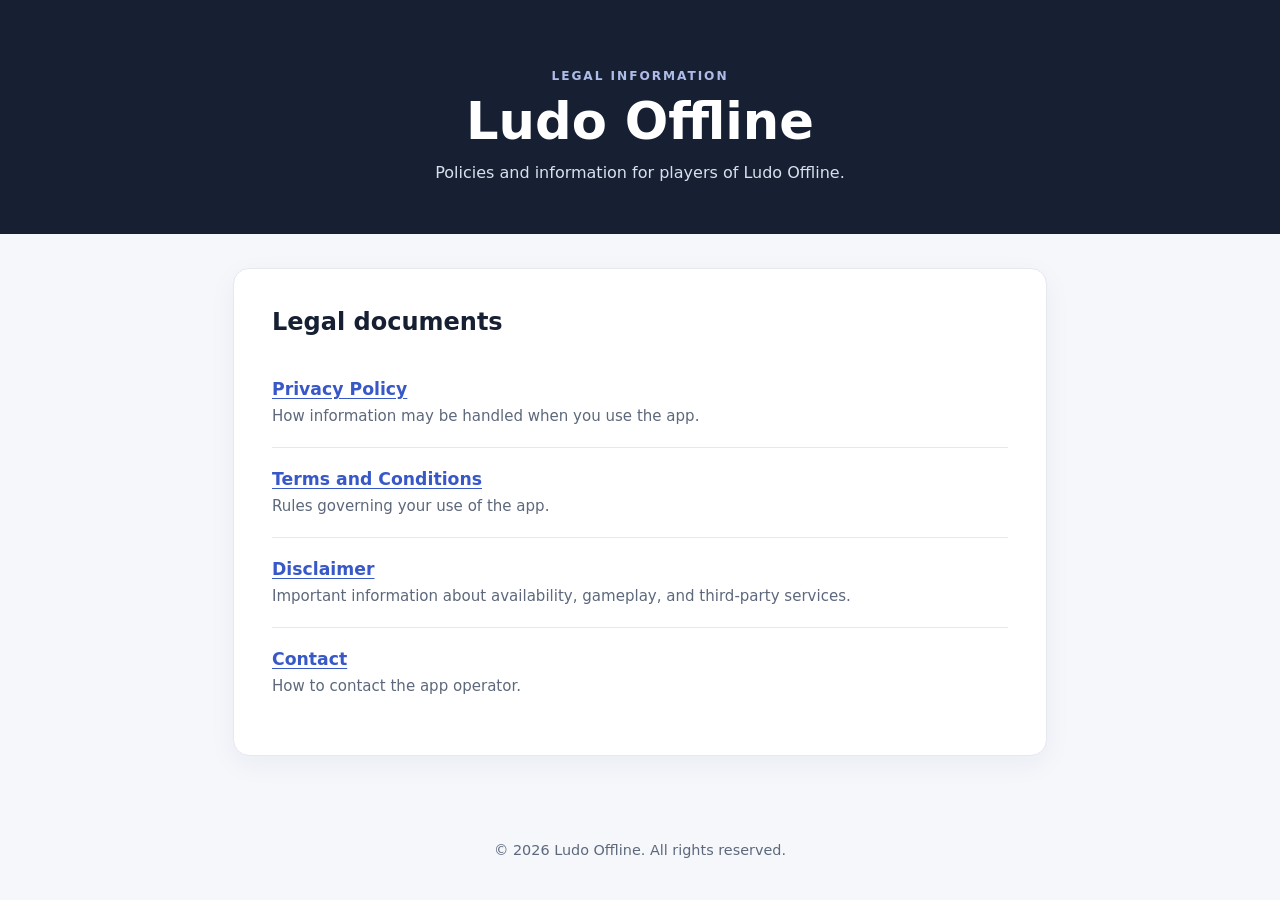
<file: index.html>
<!doctype html>
<html lang="en">
<head>
<meta charset="utf-8">
<meta name="viewport" content="width=device-width, initial-scale=1">
<meta name="description" content="Legal information for Ludo Offline.">
<title>Ludo Offline — Legal</title>
<link rel="stylesheet" href="style.css">
</head>
<body>
<header class="hero">
  <p class="eyebrow">LEGAL INFORMATION</p>
  <h1>Ludo Offline</h1>
  <p>Policies and information for players of Ludo Offline.</p>
</header>
<main>
  <section class="panel">
    <h2>Legal documents</h2>
    <ul class="links">
      <li><a href="privacy-policy.html">Privacy Policy</a><span>How information may be handled when you use the app.</span></li>
      <li><a href="terms-and-conditions.html">Terms and Conditions</a><span>Rules governing your use of the app.</span></li>
      <li><a href="disclaimer.html">Disclaimer</a><span>Important information about availability, gameplay, and third-party services.</span></li>
      <li><a href="contact.html">Contact</a><span>How to contact the app operator.</span></li>
    </ul>
  </section>
</main>
<footer>© 2026 Ludo Offline. All rights reserved.</footer>
</body>
</html>
</file>
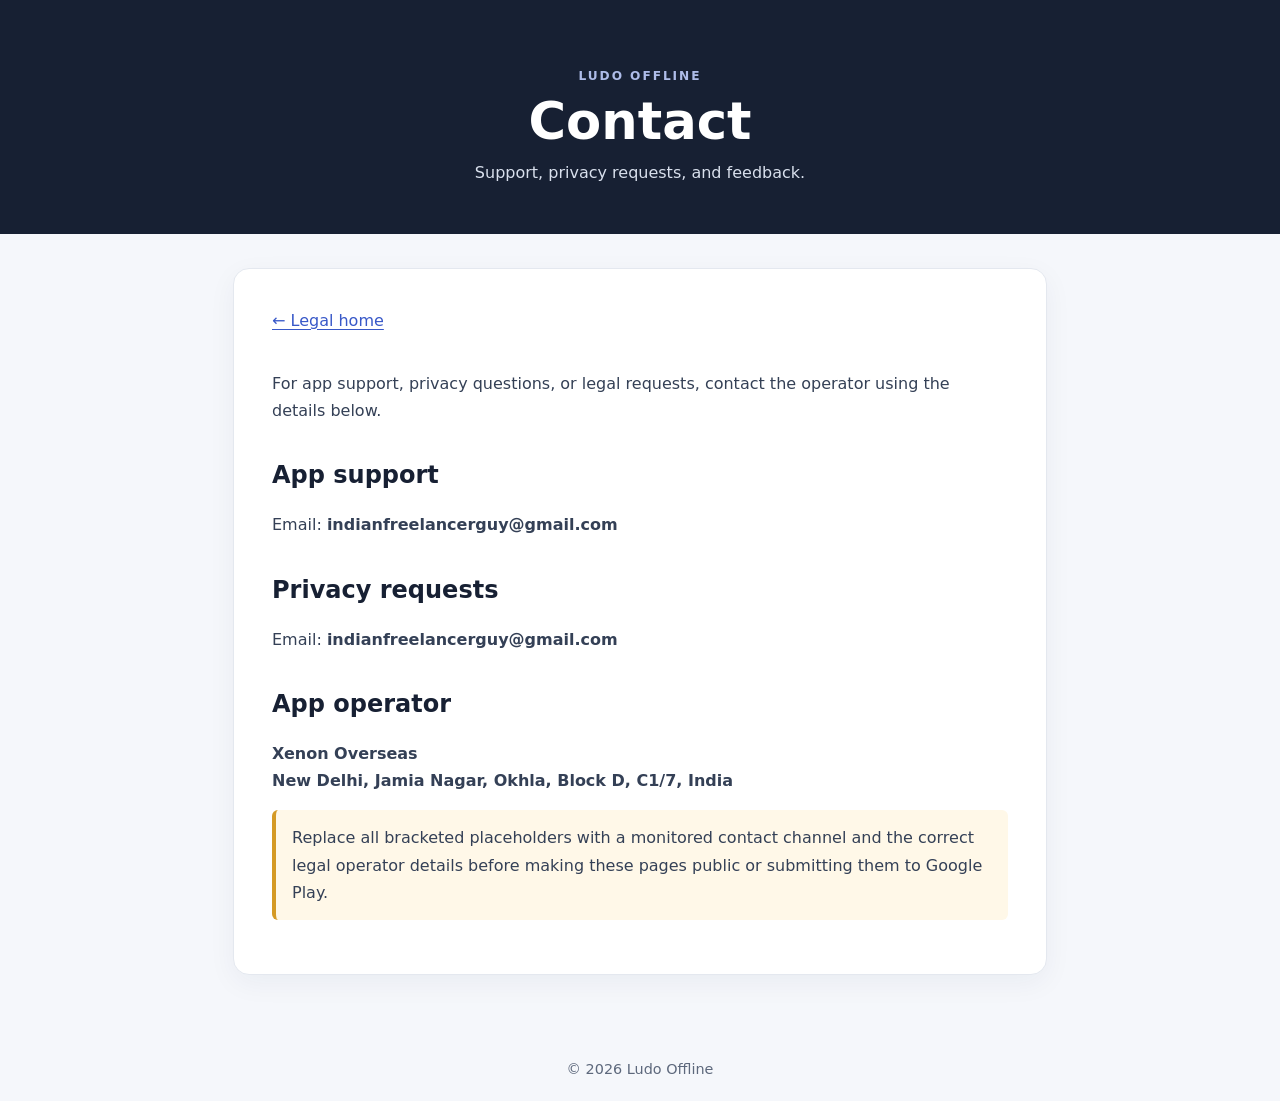
<file: contact.html>
<!doctype html>
<html lang="en">
<head>
<meta charset="utf-8">
<meta name="viewport" content="width=device-width, initial-scale=1">
<meta name="description" content="Contact information for Ludo Offline support and privacy requests.">
<title>Contact — Ludo Offline</title>
<link rel="stylesheet" href="style.css">
</head>
<body>
<header class="hero"><p class="eyebrow">LUDO OFFLINE</p><h1>Contact</h1><p>Support, privacy requests, and feedback.</p></header>
<main><article class="panel">
<a class="back" href="index.html">← Legal home</a>
<p>For app support, privacy questions, or legal requests, contact the operator using the details below.</p>
<h2>App support</h2>
<p>Email: <strong>indianfreelancerguy@gmail.com</strong></p>
<h2>Privacy requests</h2>
<p>Email: <strong>indianfreelancerguy@gmail.com</strong></p>
<h2>App operator</h2>
<p><strong>Xenon Overseas</strong><br>
<strong>New Delhi, Jamia Nagar, Okhla, Block D, C1/7, India</strong></p>
<p class="notice">Replace all bracketed placeholders with a monitored contact channel and the correct legal operator details before making these pages public or submitting them to Google Play.</p>
</article></main><footer>© 2026 Ludo Offline</footer></body></html>
</file>
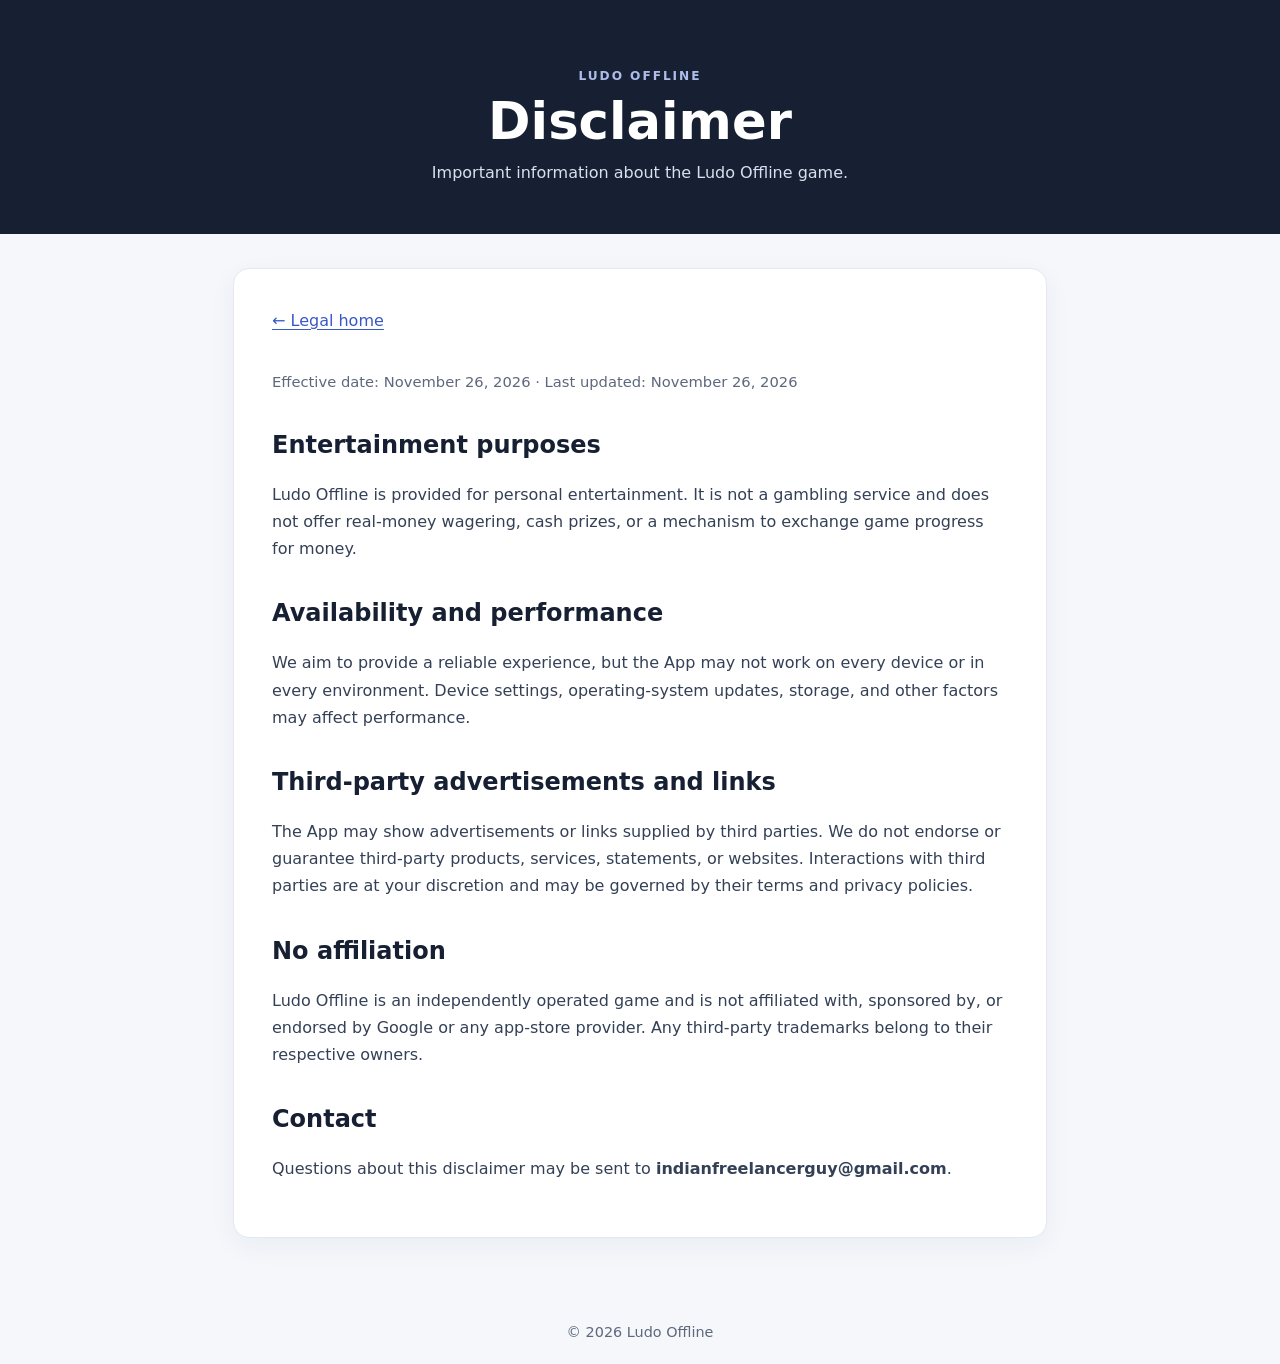
<file: disclaimer.html>
<!doctype html>
<html lang="en">
<head>
<meta charset="utf-8">
<meta name="viewport" content="width=device-width, initial-scale=1">
<meta name="description" content="Disclaimer for Ludo Offline.">
<title>Disclaimer — Ludo Offline</title>
<link rel="stylesheet" href="style.css">
</head>
<body>
<header class="hero"><p class="eyebrow">LUDO OFFLINE</p><h1>Disclaimer</h1><p>Important information about the Ludo Offline game.</p></header>
<main><article class="panel">
<a class="back" href="index.html">← Legal home</a>
<p class="updated">Effective date: November 26, 2026 · Last updated: November 26, 2026</p>
<h2>Entertainment purposes</h2>
<p>Ludo Offline is provided for personal entertainment. It is not a gambling service and does not offer real-money wagering, cash prizes, or a mechanism to exchange game progress for money.</p>
<h2>Availability and performance</h2>
<p>We aim to provide a reliable experience, but the App may not work on every device or in every environment. Device settings, operating-system updates, storage, and other factors may affect performance.</p>
<h2>Third-party advertisements and links</h2>
<p>The App may show advertisements or links supplied by third parties. We do not endorse or guarantee third-party products, services, statements, or websites. Interactions with third parties are at your discretion and may be governed by their terms and privacy policies.</p>
<h2>No affiliation</h2>
<p>Ludo Offline is an independently operated game and is not affiliated with, sponsored by, or endorsed by Google or any app-store provider. Any third-party trademarks belong to their respective owners.</p>
<h2>Contact</h2>
<p>Questions about this disclaimer may be sent to <strong>indianfreelancerguy@gmail.com</strong>.</p>
</article></main><footer>© 2026 Ludo Offline</footer></body></html>
</file>
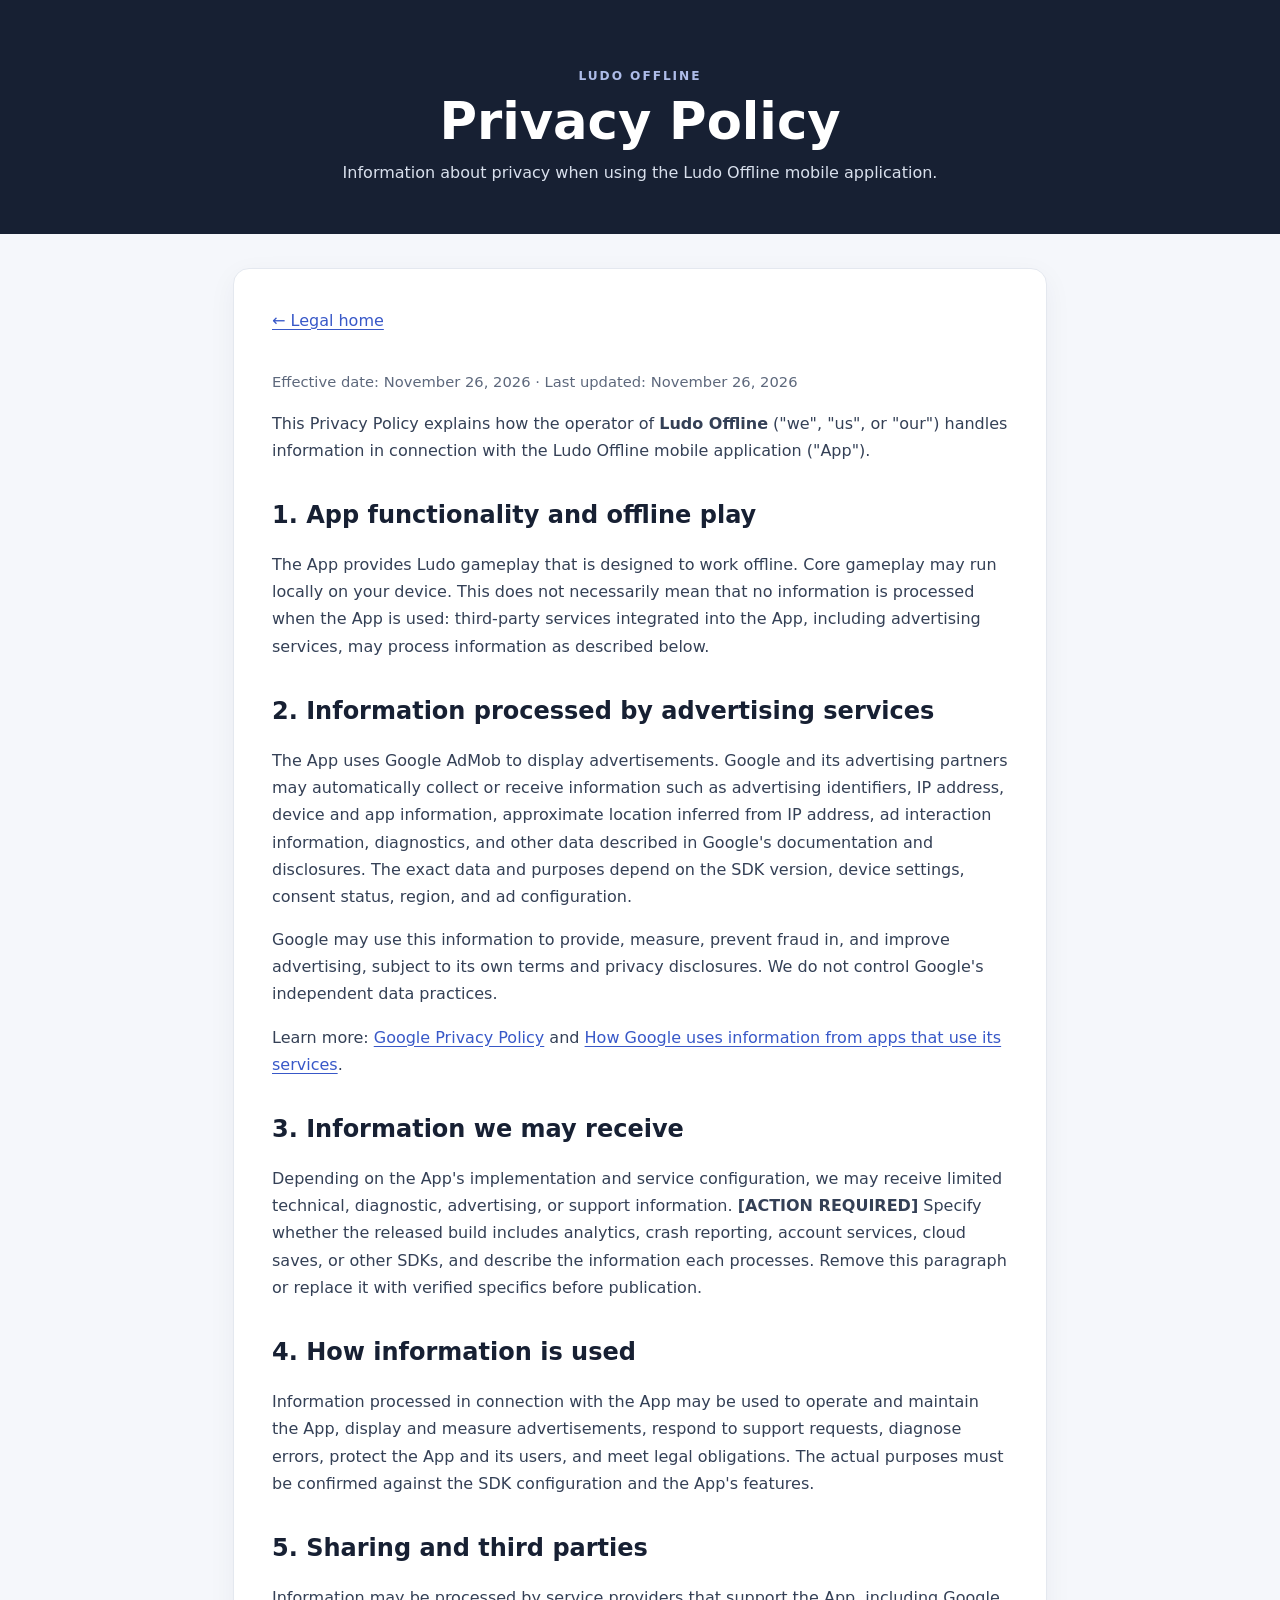
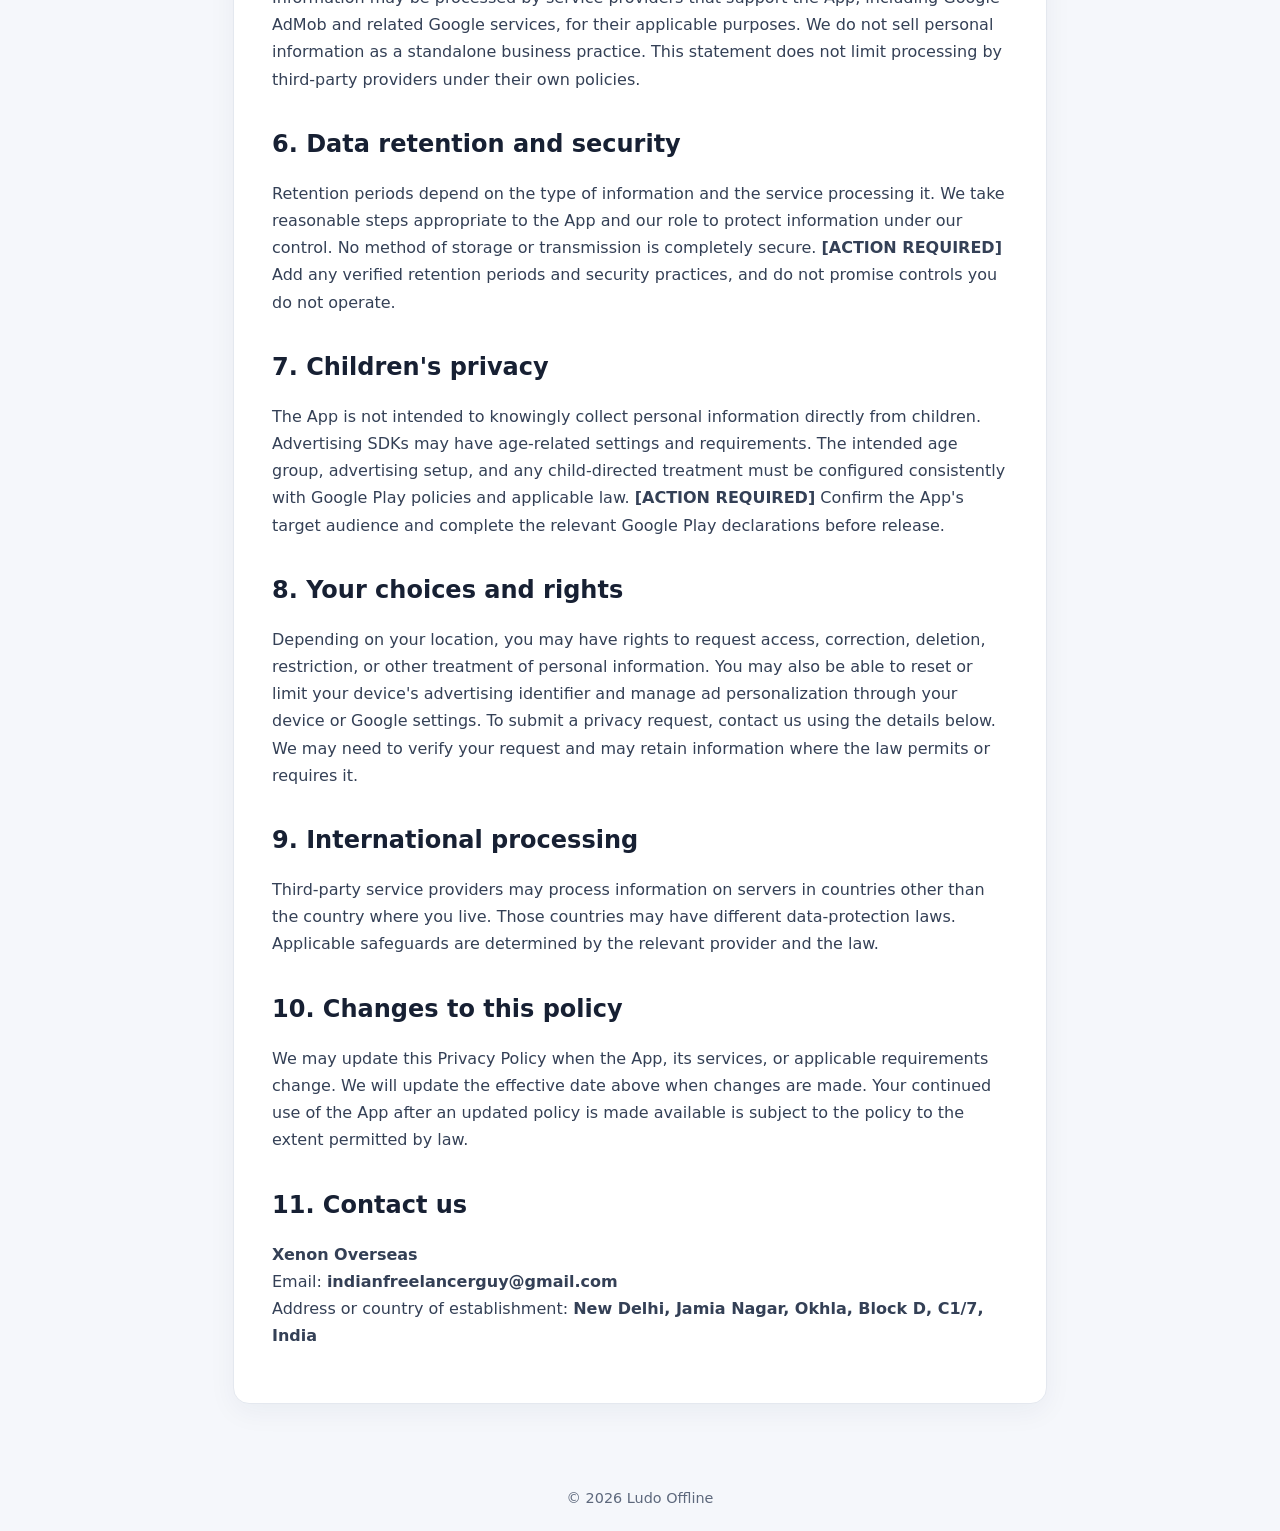
<file: privacy-policy.html>
<!doctype html>
<html lang="en">
<head>
<meta charset="utf-8">
<meta name="viewport" content="width=device-width, initial-scale=1">
<meta name="description" content="Privacy Policy for Ludo Offline.">
<title>Privacy Policy — Ludo Offline</title>
<link rel="stylesheet" href="style.css">
</head>
<body>
<header class="hero"><p class="eyebrow">LUDO OFFLINE</p><h1>Privacy Policy</h1><p>Information about privacy when using the Ludo Offline mobile application.</p></header>
<main><article class="panel">
<a class="back" href="index.html">← Legal home</a>
<p class="updated">Effective date: November 26, 2026 · Last updated: November 26, 2026</p>
<p>This Privacy Policy explains how the operator of <strong>Ludo Offline</strong> ("we", "us", or "our") handles information in connection with the Ludo Offline mobile application ("App").</p>
<h2>1. App functionality and offline play</h2>
<p>The App provides Ludo gameplay that is designed to work offline. Core gameplay may run locally on your device. This does not necessarily mean that no information is processed when the App is used: third-party services integrated into the App, including advertising services, may process information as described below.</p>

<h2>2. Information processed by advertising services</h2>
<p>The App uses Google AdMob to display advertisements. Google and its advertising partners may automatically collect or receive information such as advertising identifiers, IP address, device and app information, approximate location inferred from IP address, ad interaction information, diagnostics, and other data described in Google's documentation and disclosures. The exact data and purposes depend on the SDK version, device settings, consent status, region, and ad configuration.</p>
<p>Google may use this information to provide, measure, prevent fraud in, and improve advertising, subject to its own terms and privacy disclosures. We do not control Google's independent data practices.</p>
<p>Learn more: <a href="https://policies.google.com/privacy" rel="noopener">Google Privacy Policy</a> and <a href="https://support.google.com/admob/answer/6128543" rel="noopener">How Google uses information from apps that use its services</a>.</p>

<h2>3. Information we may receive</h2>
<p>Depending on the App's implementation and service configuration, we may receive limited technical, diagnostic, advertising, or support information. <strong>[ACTION REQUIRED]</strong> Specify whether the released build includes analytics, crash reporting, account services, cloud saves, or other SDKs, and describe the information each processes. Remove this paragraph or replace it with verified specifics before publication.</p>

<h2>4. How information is used</h2>
<p>Information processed in connection with the App may be used to operate and maintain the App, display and measure advertisements, respond to support requests, diagnose errors, protect the App and its users, and meet legal obligations. The actual purposes must be confirmed against the SDK configuration and the App's features.</p>

<h2>5. Sharing and third parties</h2>
<p>Information may be processed by service providers that support the App, including Google AdMob and related Google services, for their applicable purposes. We do not sell personal information as a standalone business practice. This statement does not limit processing by third-party providers under their own policies.</p>

<h2>6. Data retention and security</h2>
<p>Retention periods depend on the type of information and the service processing it. We take reasonable steps appropriate to the App and our role to protect information under our control. No method of storage or transmission is completely secure. <strong>[ACTION REQUIRED]</strong> Add any verified retention periods and security practices, and do not promise controls you do not operate.</p>

<h2>7. Children's privacy</h2>
<p>The App is not intended to knowingly collect personal information directly from children. Advertising SDKs may have age-related settings and requirements. The intended age group, advertising setup, and any child-directed treatment must be configured consistently with Google Play policies and applicable law. <strong>[ACTION REQUIRED]</strong> Confirm the App's target audience and complete the relevant Google Play declarations before release.</p>

<h2>8. Your choices and rights</h2>
<p>Depending on your location, you may have rights to request access, correction, deletion, restriction, or other treatment of personal information. You may also be able to reset or limit your device's advertising identifier and manage ad personalization through your device or Google settings. To submit a privacy request, contact us using the details below. We may need to verify your request and may retain information where the law permits or requires it.</p>

<h2>9. International processing</h2>
<p>Third-party service providers may process information on servers in countries other than the country where you live. Those countries may have different data-protection laws. Applicable safeguards are determined by the relevant provider and the law.</p>

<h2>10. Changes to this policy</h2>
<p>We may update this Privacy Policy when the App, its services, or applicable requirements change. We will update the effective date above when changes are made. Your continued use of the App after an updated policy is made available is subject to the policy to the extent permitted by law.</p>

<h2>11. Contact us</h2>
<p><strong>Xenon Overseas</strong><br>
Email: <strong>indianfreelancerguy@gmail.com</strong><br>
Address or country of establishment: <strong>New Delhi, Jamia Nagar, Okhla, Block D, C1/7, India</strong></p>
</article></main><footer>© 2026 Ludo Offline</footer></body></html>
</file>
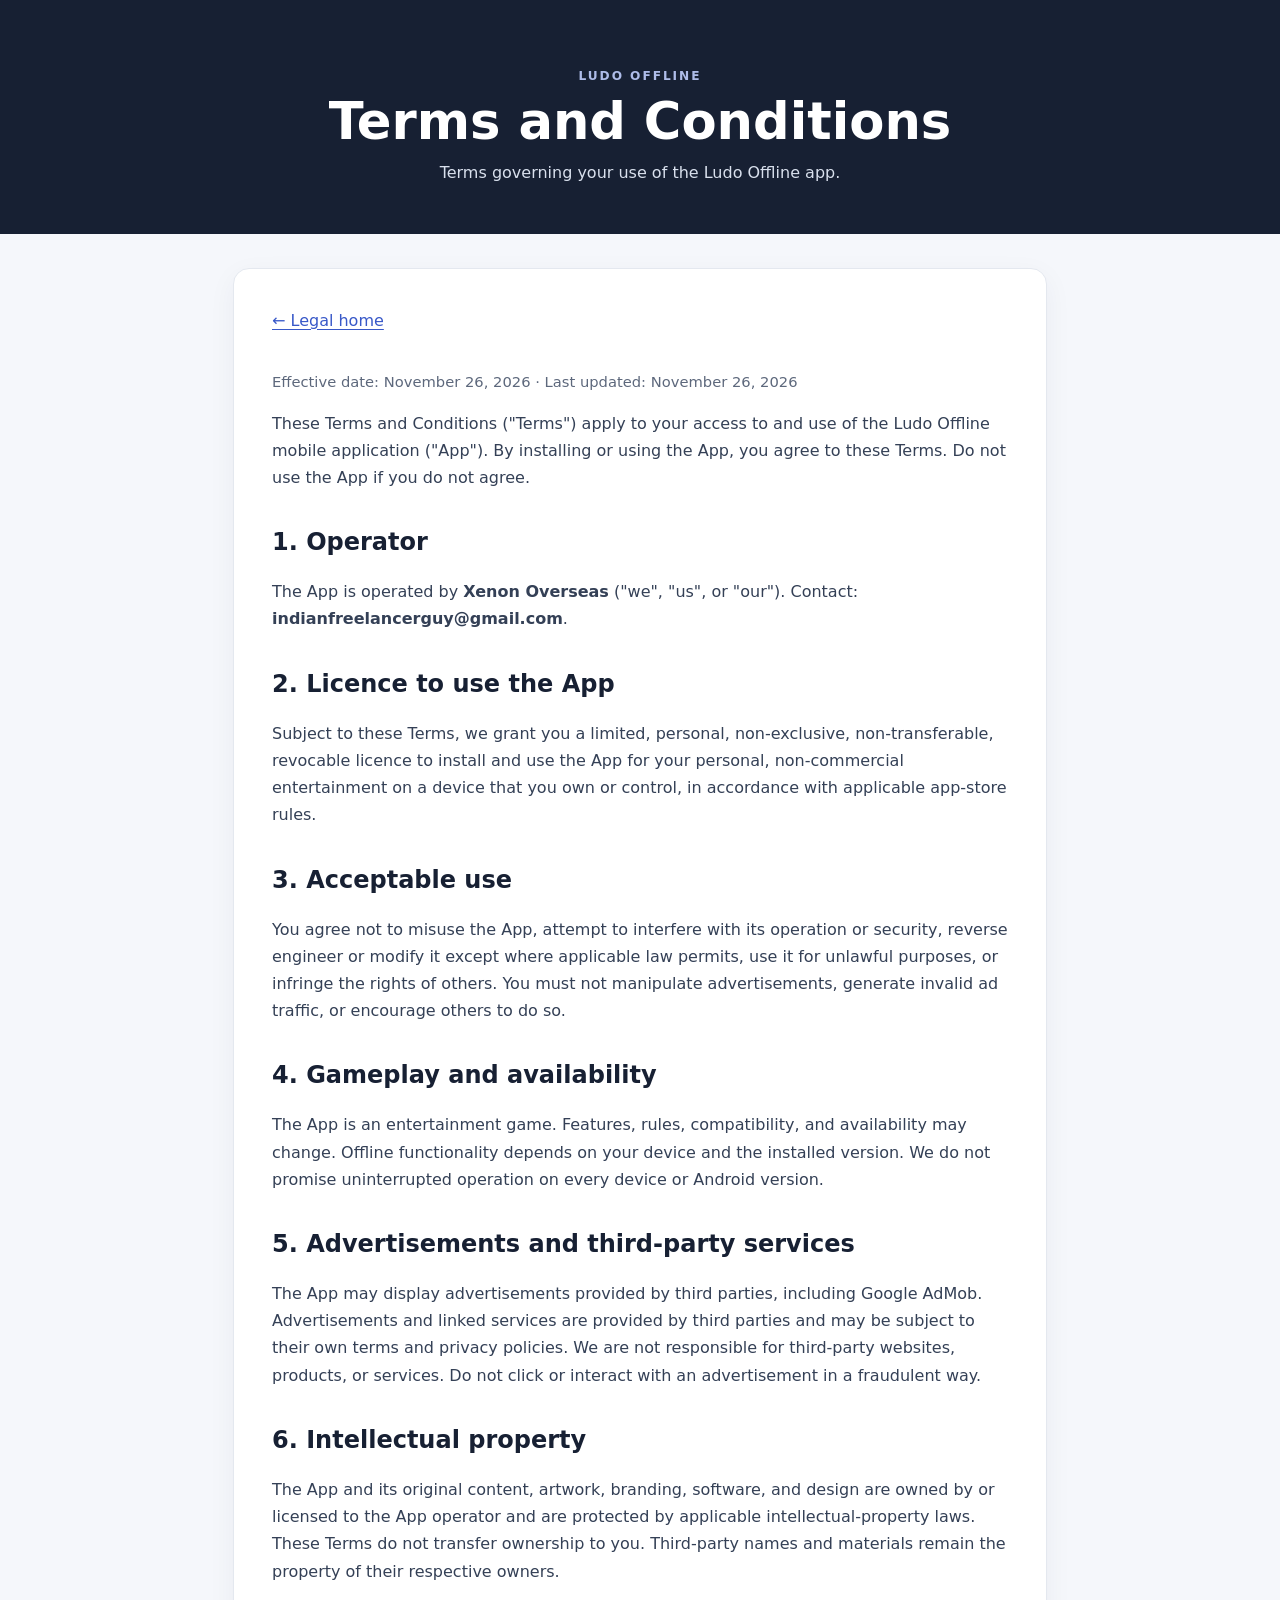
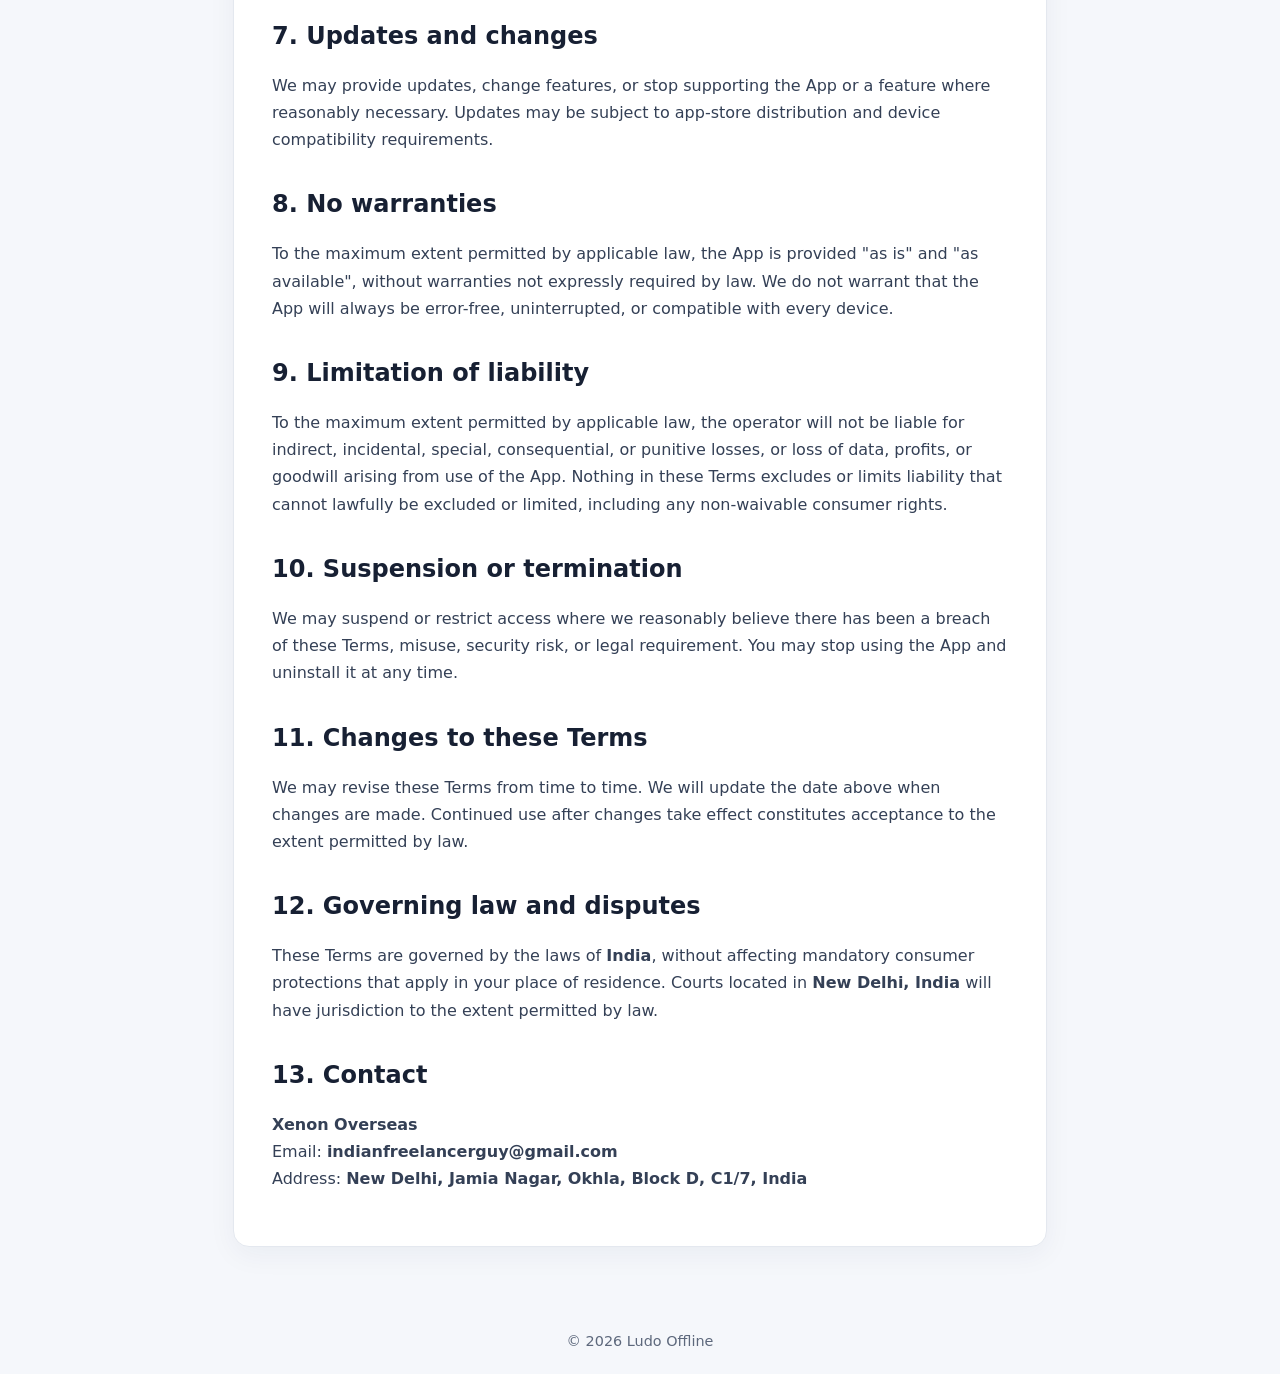
<file: terms-and-conditions.html>
<!doctype html>
<html lang="en">
<head>
<meta charset="utf-8">
<meta name="viewport" content="width=device-width, initial-scale=1">
<meta name="description" content="Terms and Conditions for Ludo Offline.">
<title>Terms and Conditions — Ludo Offline</title>
<link rel="stylesheet" href="style.css">
</head>
<body>
<header class="hero"><p class="eyebrow">LUDO OFFLINE</p><h1>Terms and Conditions</h1><p>Terms governing your use of the Ludo Offline app.</p></header>
<main><article class="panel">
<a class="back" href="index.html">← Legal home</a>
<p class="updated">Effective date: November 26, 2026 · Last updated: November 26, 2026</p>
<p>These Terms and Conditions ("Terms") apply to your access to and use of the Ludo Offline mobile application ("App"). By installing or using the App, you agree to these Terms. Do not use the App if you do not agree.</p>
<h2>1. Operator</h2>
<p>The App is operated by <strong>Xenon Overseas</strong> ("we", "us", or "our"). Contact: <strong>indianfreelancerguy@gmail.com</strong>.</p>

<h2>2. Licence to use the App</h2>
<p>Subject to these Terms, we grant you a limited, personal, non-exclusive, non-transferable, revocable licence to install and use the App for your personal, non-commercial entertainment on a device that you own or control, in accordance with applicable app-store rules.</p>

<h2>3. Acceptable use</h2>
<p>You agree not to misuse the App, attempt to interfere with its operation or security, reverse engineer or modify it except where applicable law permits, use it for unlawful purposes, or infringe the rights of others. You must not manipulate advertisements, generate invalid ad traffic, or encourage others to do so.</p>

<h2>4. Gameplay and availability</h2>
<p>The App is an entertainment game. Features, rules, compatibility, and availability may change. Offline functionality depends on your device and the installed version. We do not promise uninterrupted operation on every device or Android version.</p>

<h2>5. Advertisements and third-party services</h2>
<p>The App may display advertisements provided by third parties, including Google AdMob. Advertisements and linked services are provided by third parties and may be subject to their own terms and privacy policies. We are not responsible for third-party websites, products, or services. Do not click or interact with an advertisement in a fraudulent way.</p>

<h2>6. Intellectual property</h2>
<p>The App and its original content, artwork, branding, software, and design are owned by or licensed to the App operator and are protected by applicable intellectual-property laws. These Terms do not transfer ownership to you. Third-party names and materials remain the property of their respective owners.</p>

<h2>7. Updates and changes</h2>
<p>We may provide updates, change features, or stop supporting the App or a feature where reasonably necessary. Updates may be subject to app-store distribution and device compatibility requirements.</p>

<h2>8. No warranties</h2>
<p>To the maximum extent permitted by applicable law, the App is provided "as is" and "as available", without warranties not expressly required by law. We do not warrant that the App will always be error-free, uninterrupted, or compatible with every device.</p>

<h2>9. Limitation of liability</h2>
<p>To the maximum extent permitted by applicable law, the operator will not be liable for indirect, incidental, special, consequential, or punitive losses, or loss of data, profits, or goodwill arising from use of the App. Nothing in these Terms excludes or limits liability that cannot lawfully be excluded or limited, including any non-waivable consumer rights.</p>

<h2>10. Suspension or termination</h2>
<p>We may suspend or restrict access where we reasonably believe there has been a breach of these Terms, misuse, security risk, or legal requirement. You may stop using the App and uninstall it at any time.</p>

<h2>11. Changes to these Terms</h2>
<p>We may revise these Terms from time to time. We will update the date above when changes are made. Continued use after changes take effect constitutes acceptance to the extent permitted by law.</p>

<h2>12. Governing law and disputes</h2>
<p>These Terms are governed by the laws of <strong>India</strong>, without affecting mandatory consumer protections that apply in your place of residence. Courts located in <strong>New Delhi, India</strong> will have jurisdiction to the extent permitted by law.</p>

<h2>13. Contact</h2>
<p><strong>Xenon Overseas</strong><br>Email: <strong>indianfreelancerguy@gmail.com</strong><br>Address: <strong>New Delhi, Jamia Nagar, Okhla, Block D, C1/7, India</strong></p>
</article></main><footer>© 2026 Ludo Offline</footer></body></html>
</file>
<file: style.css>
:root{color-scheme:light;--ink:#172033;--muted:#5d687c;--line:#e4e8ef;--accent:#3858c8;--paper:#f5f7fb}
*{box-sizing:border-box}
body{margin:0;background:var(--paper);color:var(--ink);font:16px/1.7 system-ui,-apple-system,"Segoe UI",sans-serif}
.hero{padding:58px 22px 48px;background:#172033;color:white;text-align:center}
.hero h1{margin:5px 0;font-size:clamp(2rem,5vw,3.2rem);line-height:1.15}
.hero p{margin:8px auto 0;max-width:700px;color:#d9e0ed}
.hero .eyebrow{font-size:.76rem;letter-spacing:.16em;font-weight:700;color:#aebce9}
main{max-width:850px;margin:34px auto;padding:0 18px 28px}
.panel{background:white;border:1px solid var(--line);border-radius:16px;padding:clamp(22px,4vw,38px);box-shadow:0 8px 28px rgba(24,39,75,.05)}
h2{margin-top:1.5em;line-height:1.3}
h2:first-child{margin-top:0}
h3{margin-top:1.4em}
p,li{color:#344056}
a{color:var(--accent);text-underline-offset:3px}
.links{list-style:none;padding:0;margin:0}
.links li{padding:17px 0;border-bottom:1px solid var(--line)}
.links li:last-child{border-bottom:0}
.links a{display:block;font-weight:700;font-size:1.08rem}
.links span{display:block;color:var(--muted);font-size:.94rem}
.notice{padding:14px 16px;border-left:4px solid #d59a24;background:#fff8e8;border-radius:6px}
.updated{color:var(--muted);font-size:.92rem}
footer{text-align:center;padding:20px;color:var(--muted);font-size:.9rem}
.back{display:inline-block;margin-bottom:20px}
</file>
